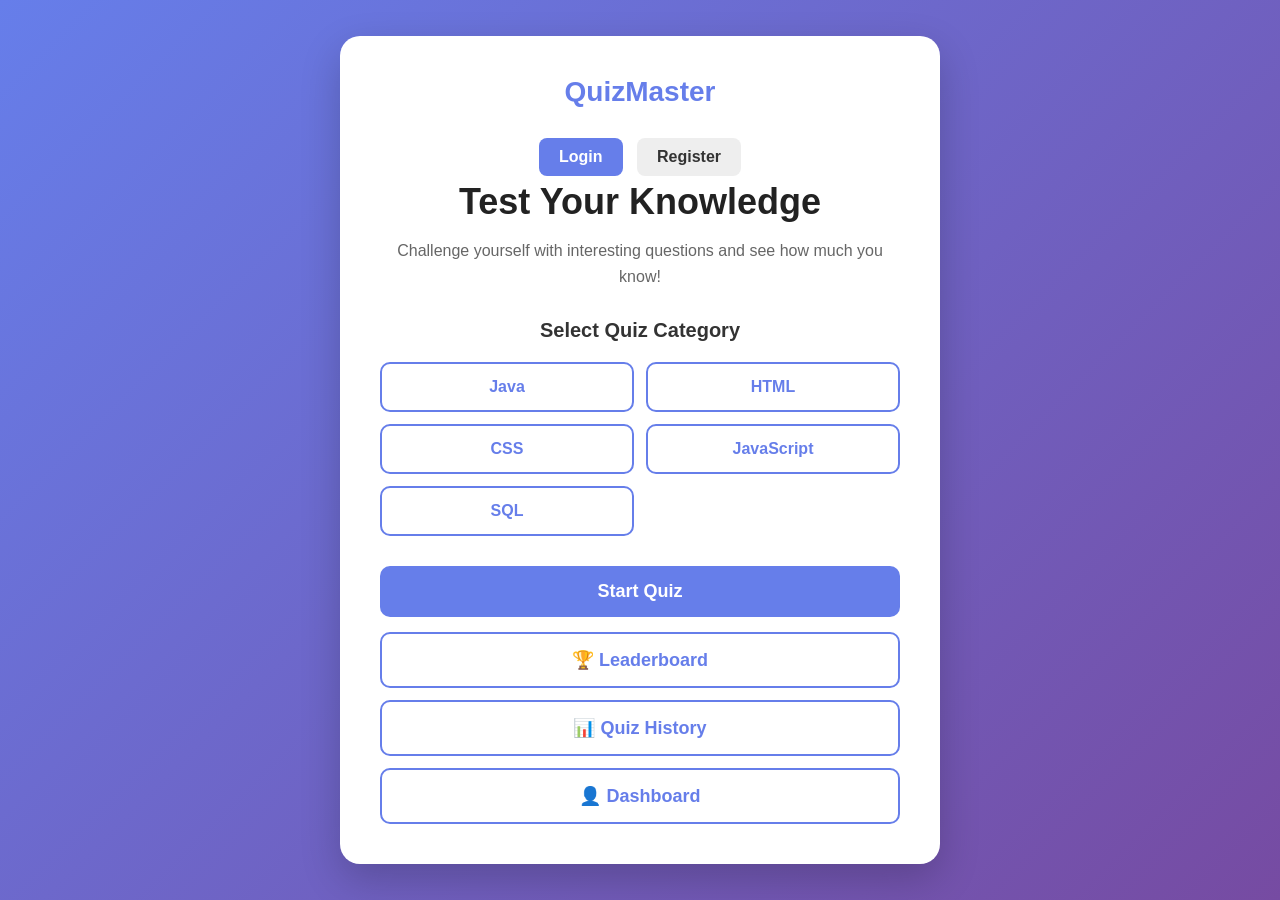
<file: QuizProject/index.html>
<!DOCTYPE html>
<html lang="en">

<head>
    <meta charset="UTF-8">
    <meta name="viewport" content="width=device-width, initial-scale=1.0">
    <title>QuizMaster - Online Quiz</title>

    <link rel="stylesheet" href="css/style.css">
</head>

<body>

    <div class="container">

        <div class="quiz-card">

            <div class="logo">
                QuizMaster
            </div>
            <a href="login.html" class="login-btn">
                Login
            </a>

            <a href="register.html" class="register-btn">
                Register
            </a>

            <h1>Test Your Knowledge</h1>

            <p class="description">
                Challenge yourself with interesting questions
                and see how much you know!
            </p>

            <h2>Select Quiz Category</h2>

            <div class="categories">

                <button class="category" data-category="Java">
                    Java
                </button>

                <button class="category" data-category="HTML">
                    HTML
                </button>

                <button class="category" data-category="CSS">
                    CSS
                </button>

                <button class="category" data-category="JavaScript">
                    JavaScript
                </button>

                <button class="category" data-category="SQL">
                    SQL
                </button>

            </div>

            <p id="message"></p>

            <button class="start-btn" id="startQuiz">
                Start Quiz
            </button>
            <button id="leaderboardBtn">🏆 Leaderboard</button>
            <button id="historyBtn">📊 Quiz History</button>
            <button id="dashboardBtn">👤 Dashboard</button>

        </div>

    </div>

    <script src="js/index.js"></script>

</body>

</html>
</file>
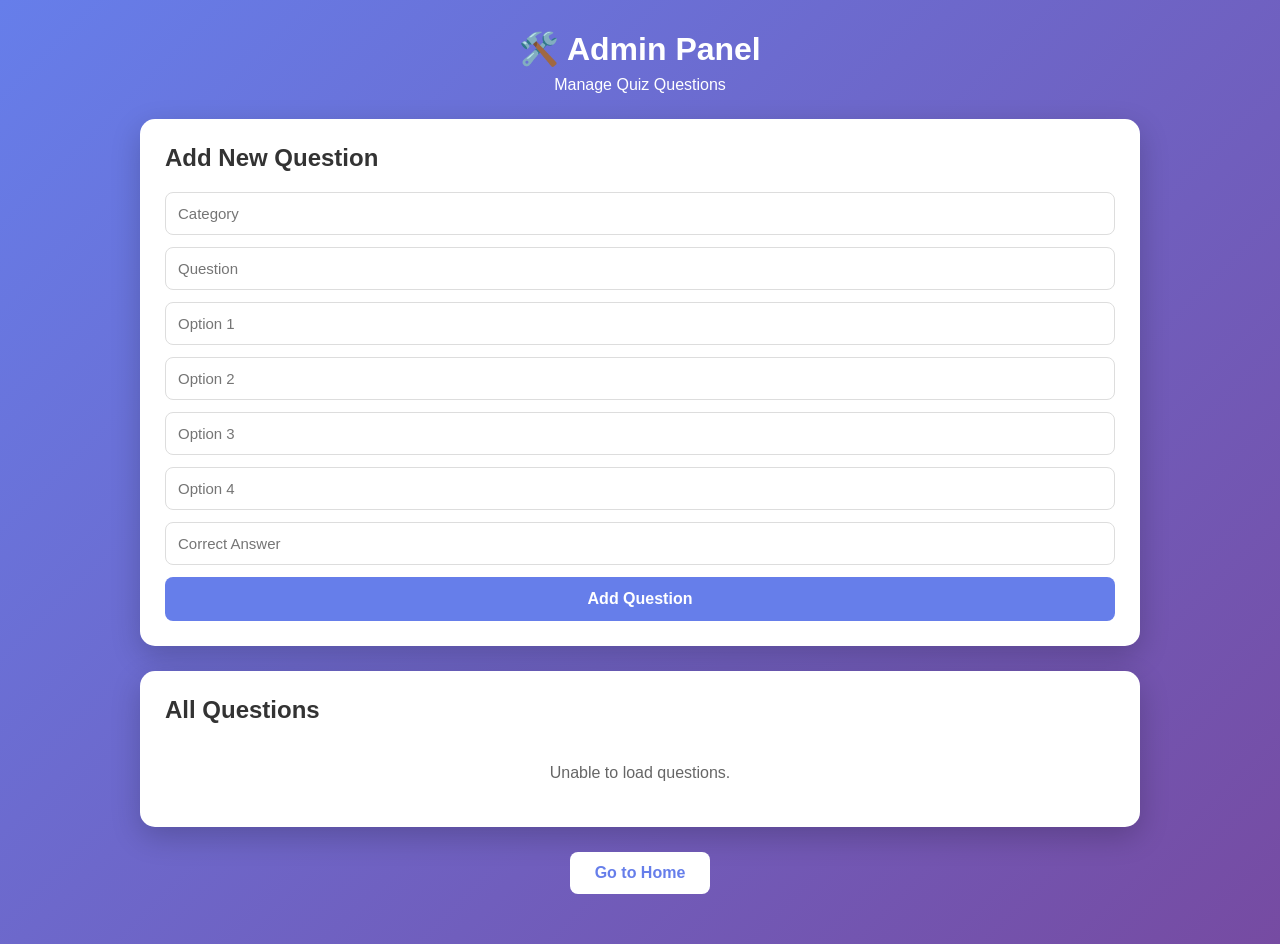
<file: QuizProject/admin.html>
<!DOCTYPE html>
<html lang="en">
<head>
    <meta charset="UTF-8">
    <meta name="viewport" content="width=device-width, initial-scale=1.0">
    <title>QuizMaster - Admin Panel</title>
    <link rel="stylesheet" href="css/admin.css">
</head>
<body>

    <div class="admin-container">

        <div class="admin-header">
            <h1>🛠️ Admin Panel</h1>
            <p>Manage Quiz Questions</p>
        </div>

        <div class="admin-card">

            <h2>Add New Question</h2>

            <input type="text" id="category" placeholder="Category">

            <input type="text" id="question" placeholder="Question">

            <input type="text" id="option1" placeholder="Option 1">

            <input type="text" id="option2" placeholder="Option 2">

            <input type="text" id="option3" placeholder="Option 3">

            <input type="text" id="option4" placeholder="Option 4">

            <input type="text" id="answer" placeholder="Correct Answer">

            <button id="addQuestion">Add Question</button>

        </div>

        <div class="admin-card">

            <h2>All Questions</h2>

            <div id="questionsContainer">
                <p>Loading questions...</p>
            </div>

        </div>

        <button id="goHome">Go to Home</button>

    </div>

    <script src="js/admin.js"></script>

</body>
</html>
</file>
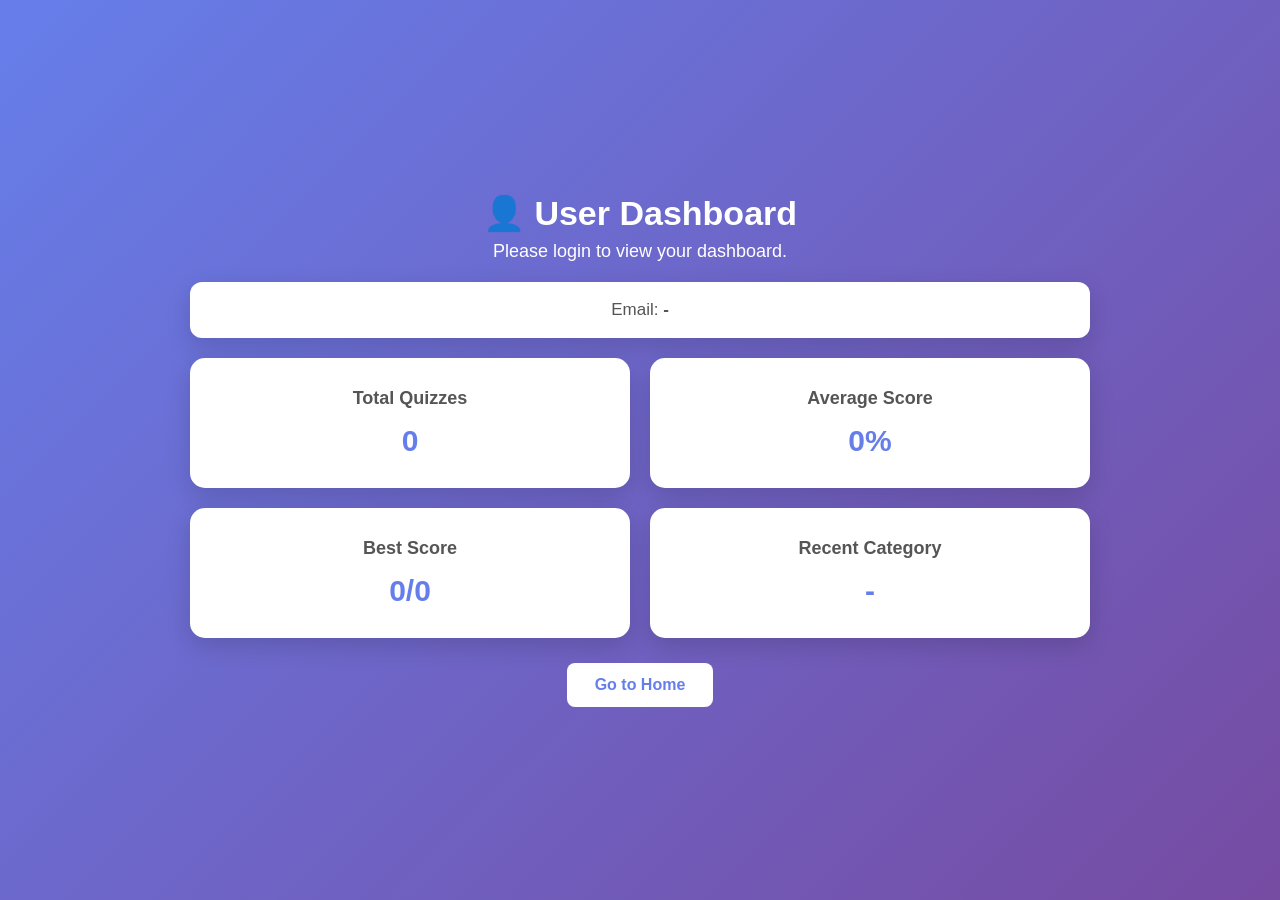
<file: QuizProject/dashboard.html>
<!DOCTYPE html>
<html lang="en">
<head>
    <meta charset="UTF-8">
    <meta name="viewport" content="width=device-width, initial-scale=1.0">
    <title>QuizMaster - Dashboard</title>
    <link rel="stylesheet" href="css/dashboard.css">
</head>
<body>

    <div class="dashboard-container">

        <div class="dashboard-header">
            <h1>👤 User Dashboard</h1>
            <p id="welcomeMessage">Welcome!</p>
        </div>

        <div class="user-info">
            <p>Email: <strong id="userEmail">Loading...</strong></p>
        </div>

        <div class="stats-container">

            <div class="stat-card">
                <h3>Total Quizzes</h3>
                <p id="totalQuizzes">0</p>
            </div>

            <div class="stat-card">
                <h3>Average Score</h3>
                <p id="averageScore">0%</p>
            </div>

            <div class="stat-card">
                <h3>Best Score</h3>
                <p id="bestScore">0/0</p>
            </div>

            <div class="stat-card">
                <h3>Recent Category</h3>
                <p id="recentCategory">-</p>
            </div>

        </div>

        <button id="goHome">Go to Home</button>

    </div>

    <script src="js/dashboard.js"></script>

</body>
</html>
</file>
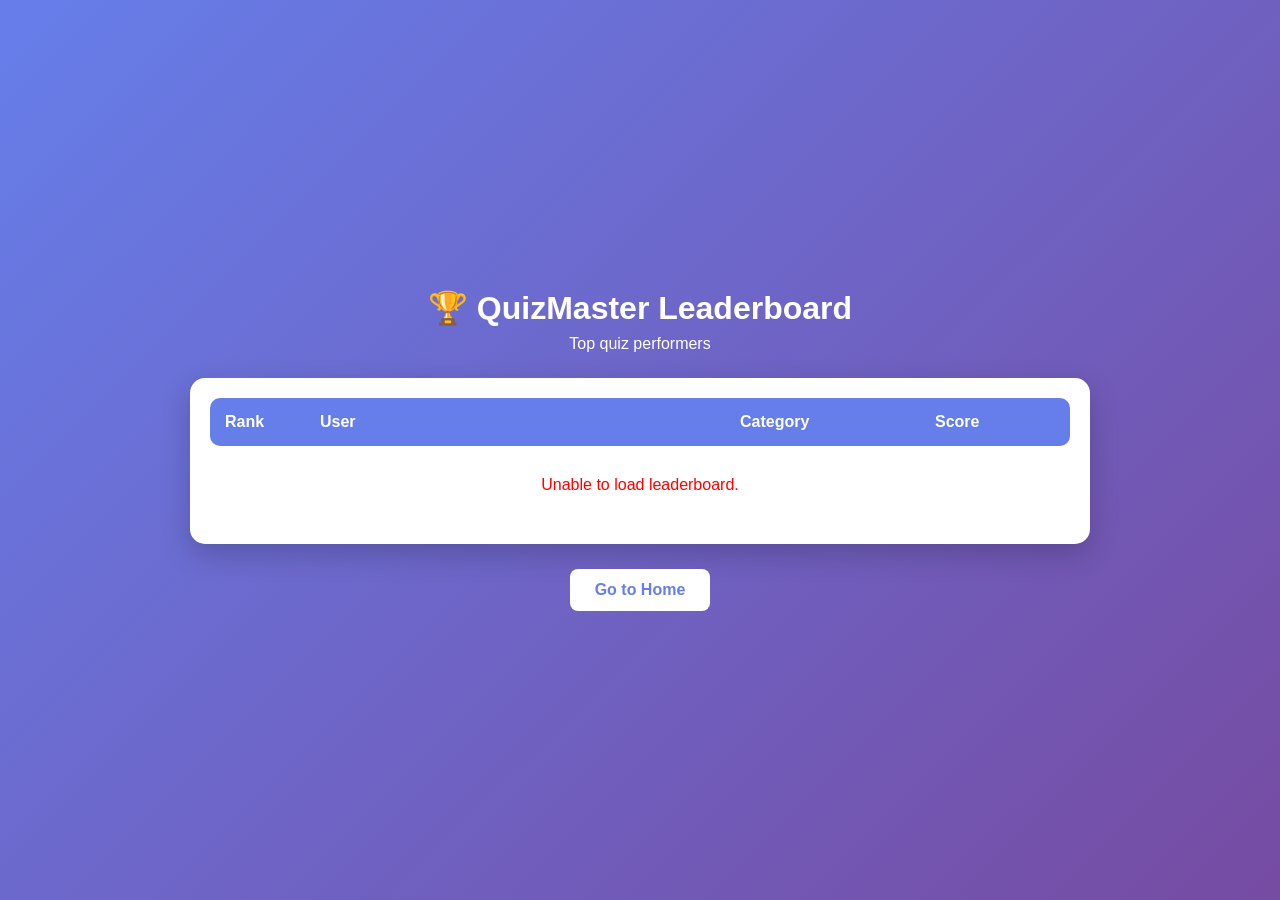
<file: QuizProject/leaderboard.html>
<!DOCTYPE html>
<html lang="en">
<head>
    <meta charset="UTF-8">
    <meta name="viewport" content="width=device-width, initial-scale=1.0">
    <title>QuizMaster - Leaderboard</title>
    <link rel="stylesheet" href="css/leaderboard.css">
</head>
<body>

    <div class="leaderboard-container">

        <div class="leaderboard-header">
            <h1>🏆 QuizMaster Leaderboard</h1>
            <p>Top quiz performers</p>
        </div>

        <div class="leaderboard-card">

            <div class="table-header">
                <span>Rank</span>
                <span>User</span>
                <span>Category</span>
                <span>Score</span>
            </div>

            <div id="leaderboardBody">
                <p class="loading">Loading leaderboard...</p>
            </div>

        </div>

        <button id="goHome">Go to Home</button>

    </div>

    <script src="js/leaderboard.js"></script>

</body>
</html>
</file>
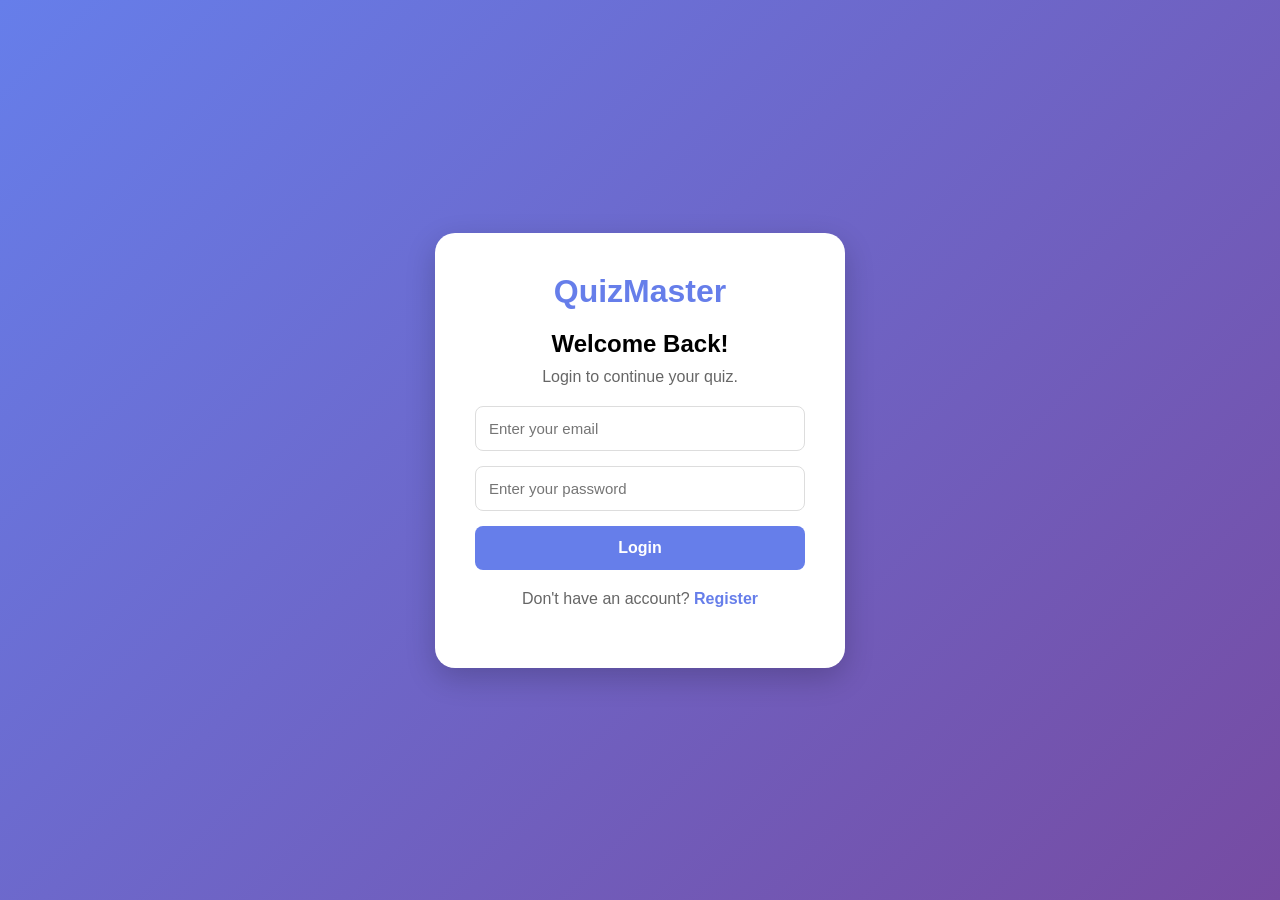
<file: QuizProject/login.html>
<!DOCTYPE html>
<html lang="en">

<head>
    <meta charset="UTF-8">
    <meta name="viewport" content="width=device-width, initial-scale=1.0">

    <title>Login - QuizMaster</title>

    <link rel="stylesheet" href="css/auth.css">
</head>

<body>

    <div class="auth-container">

        <div class="auth-card">

            <h1>QuizMaster</h1>

            <h2>Welcome Back!</h2>

            <p>Login to continue your quiz.</p>

            <form id="loginForm">

                <input
                    type="email"
                    id="loginEmail"
                    placeholder="Enter your email"
                    required
                >

                <input
                    type="password"
                    id="loginPassword"
                    placeholder="Enter your password"
                    required
                >

                <button type="submit">
                    Login
                </button>

            </form>

            <p id="loginMessage"></p>

            <p>
                Don't have an account?
                <a href="register.html">Register</a>
            </p>

        </div>

    </div>

    <script src="js/auth.js"></script>

</body>

</html>
</file>
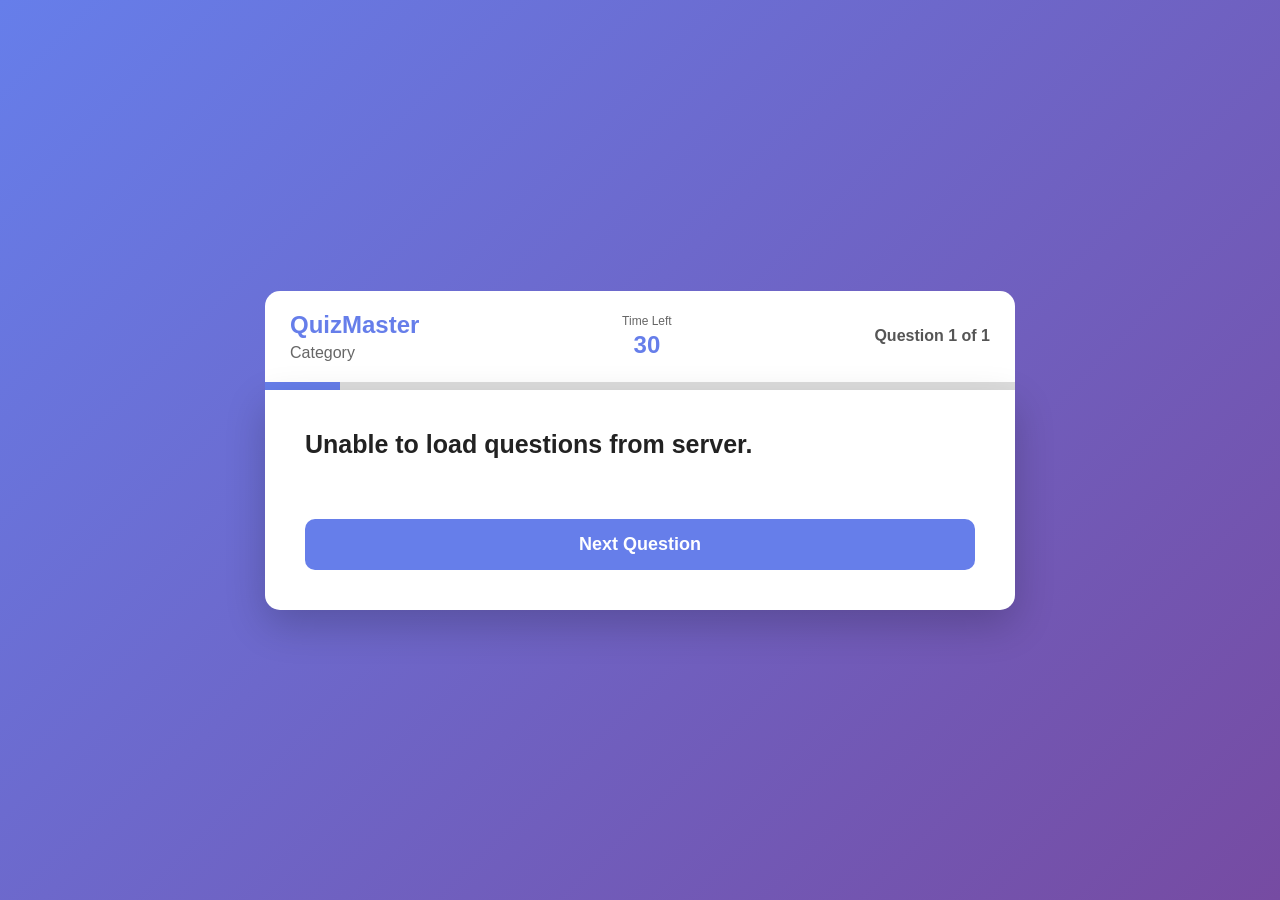
<file: QuizProject/quiz.html>
<!DOCTYPE html>
<html lang="en">

<head>
    <meta charset="UTF-8">
    <meta name="viewport" content="width=device-width, initial-scale=1.0">

    <title>QuizMaster - Quiz</title>

    <link rel="stylesheet" href="css/quiz.css">
</head>

<body>

    <div class="quiz-container">

        <div class="quiz-header">

            <div>
                <h2>QuizMaster</h2>
                <p id="quizCategory">Category</p>
            </div>

            <div class="timer">
                <span>Time Left</span>
                <strong id="timer">30</strong>
            </div>

            <div class="question-count">
                <span id="questionNumber">Question 1 of 1</span>
            </div>

        </div>

        <div class="progress-container">
            <div class="progress-bar" id="progressBar"></div>
        </div>

        <div class="question-card">

            <h1 id="questionText">
                Loading question...
            </h1>

            <div class="options" id="optionsContainer">
            </div>

            <button class="next-btn" id="nextButton">
                Next Question
            </button>

        </div>

    </div>

    <script src="js/quiz.js"></script>

</body>

</html>
</file>
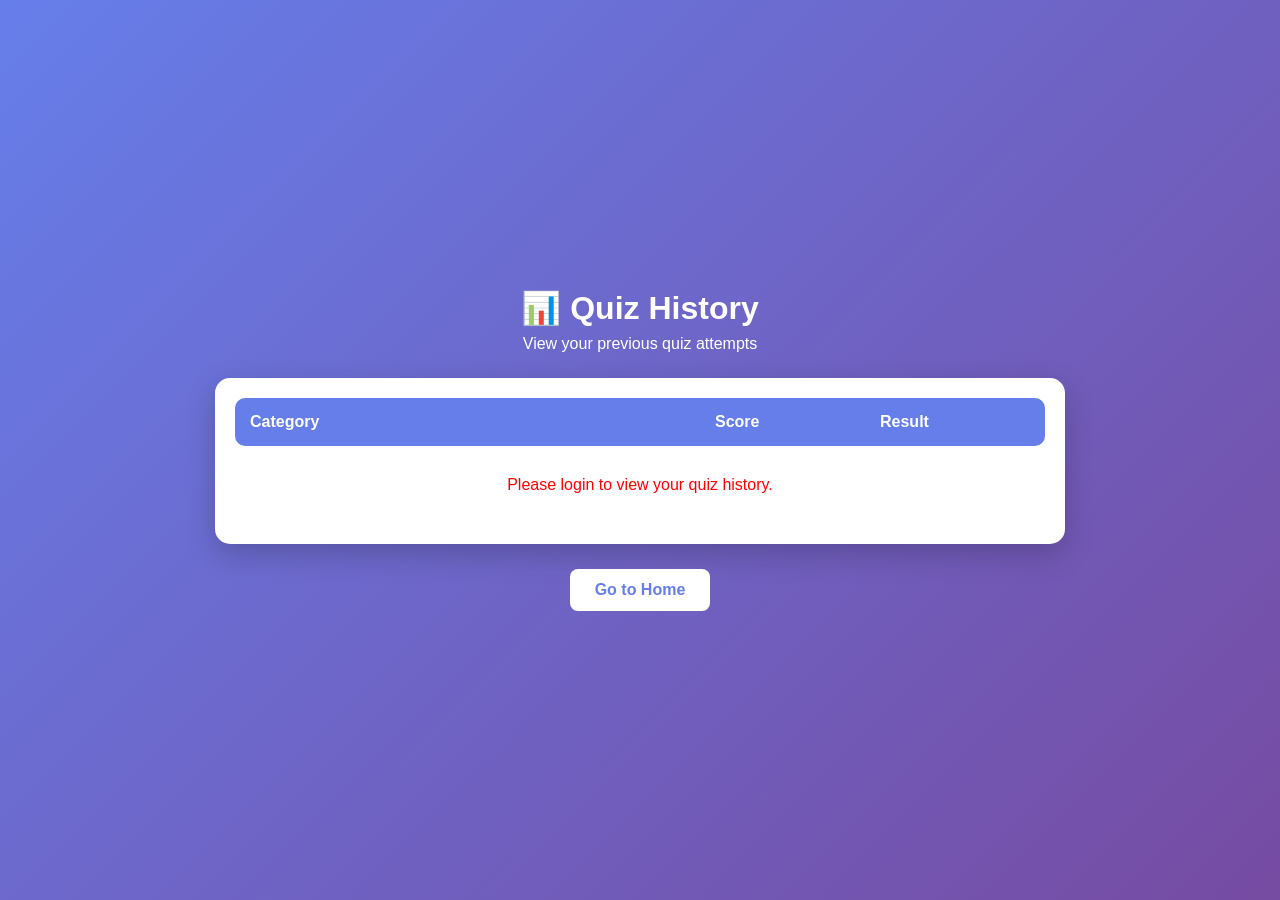
<file: QuizProject/quizhistory.html>
<!DOCTYPE html>
<html lang="en">
<head>
    <meta charset="UTF-8">
    <meta name="viewport" content="width=device-width, initial-scale=1.0">
    <title>QuizMaster - Quiz History</title>
    <link rel="stylesheet" href="css/quizhistory.css">
</head>
<body>

    <div class="history-container">

        <div class="history-header">
            <h1>📊 Quiz History</h1>
            <p>View your previous quiz attempts</p>
        </div>

        <div class="history-card">

            <div class="table-header">
                <span>Category</span>
                <span>Score</span>
                <span>Result</span>
            </div>

            <div id="historyBody">
                <p class="loading">Loading quiz history...</p>
            </div>

        </div>

        <button id="goHome">Go to Home</button>

    </div>

    <script src="js/quizhistory.js"></script>

</body>
</html>
</file>
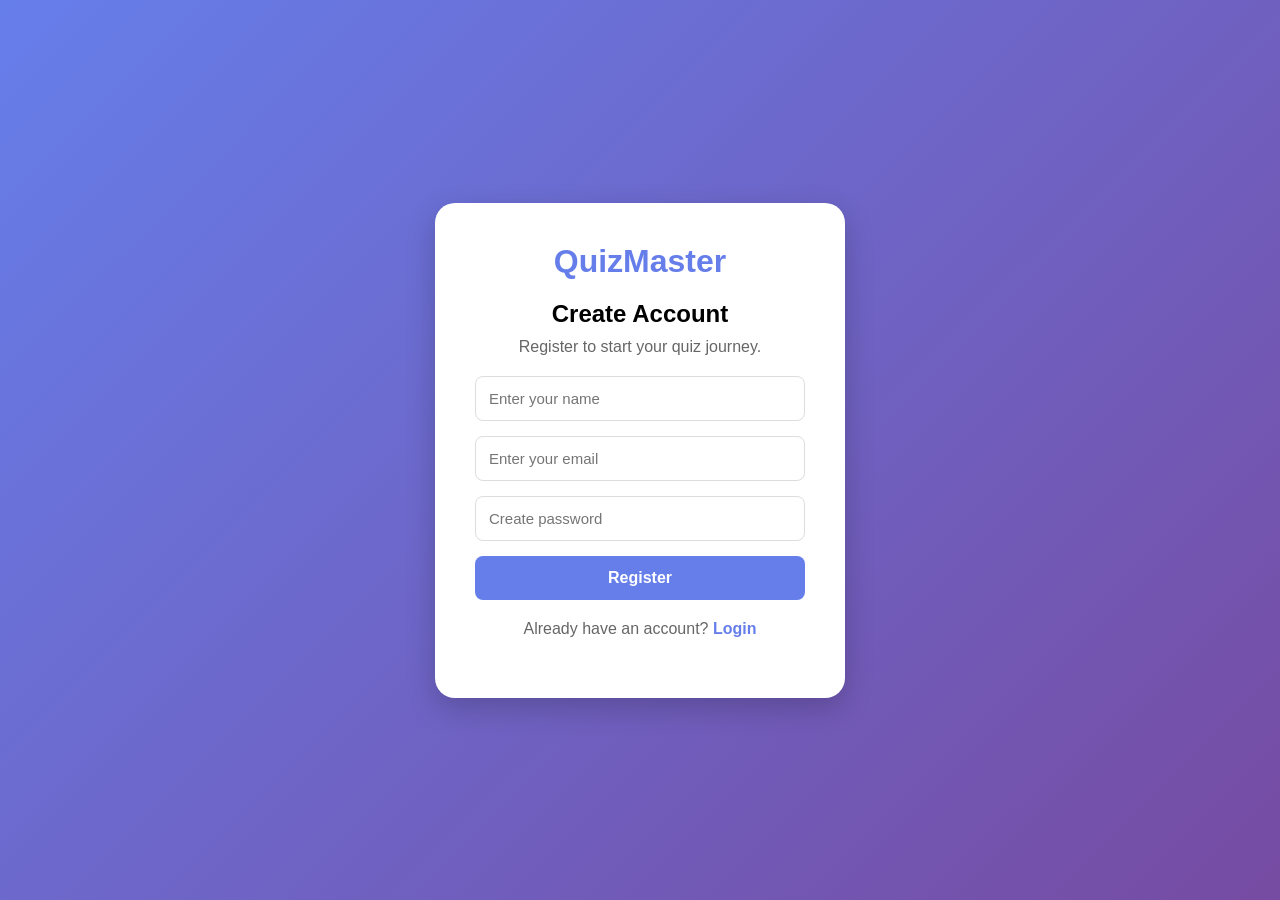
<file: QuizProject/register.html>
<!DOCTYPE html>
<html lang="en">

<head>
    <meta charset="UTF-8">
    <meta name="viewport" content="width=device-width, initial-scale=1.0">

    <title>Register - QuizMaster</title>

    <link rel="stylesheet" href="css/auth.css">
</head>

<body>

    <div class="auth-container">

        <div class="auth-card">

            <h1>QuizMaster</h1>

            <h2>Create Account</h2>

            <p>Register to start your quiz journey.</p>

            <form id="registerForm">

                <input
                    type="text"
                    id="name"
                    placeholder="Enter your name"
                    required
                >

                <input
                    type="email"
                    id="email"
                    placeholder="Enter your email"
                    required
                >

                <input
                    type="password"
                    id="password"
                    placeholder="Create password"
                    required
                >

                <button type="submit">
                    Register
                </button>

            </form>

            <p id="registerMessage"></p>

            <p>
                Already have an account?
                <a href="login.html">Login</a>
            </p>

        </div>

    </div>

    <script src="js/auth.js"></script>

</body>

</html>
</file>
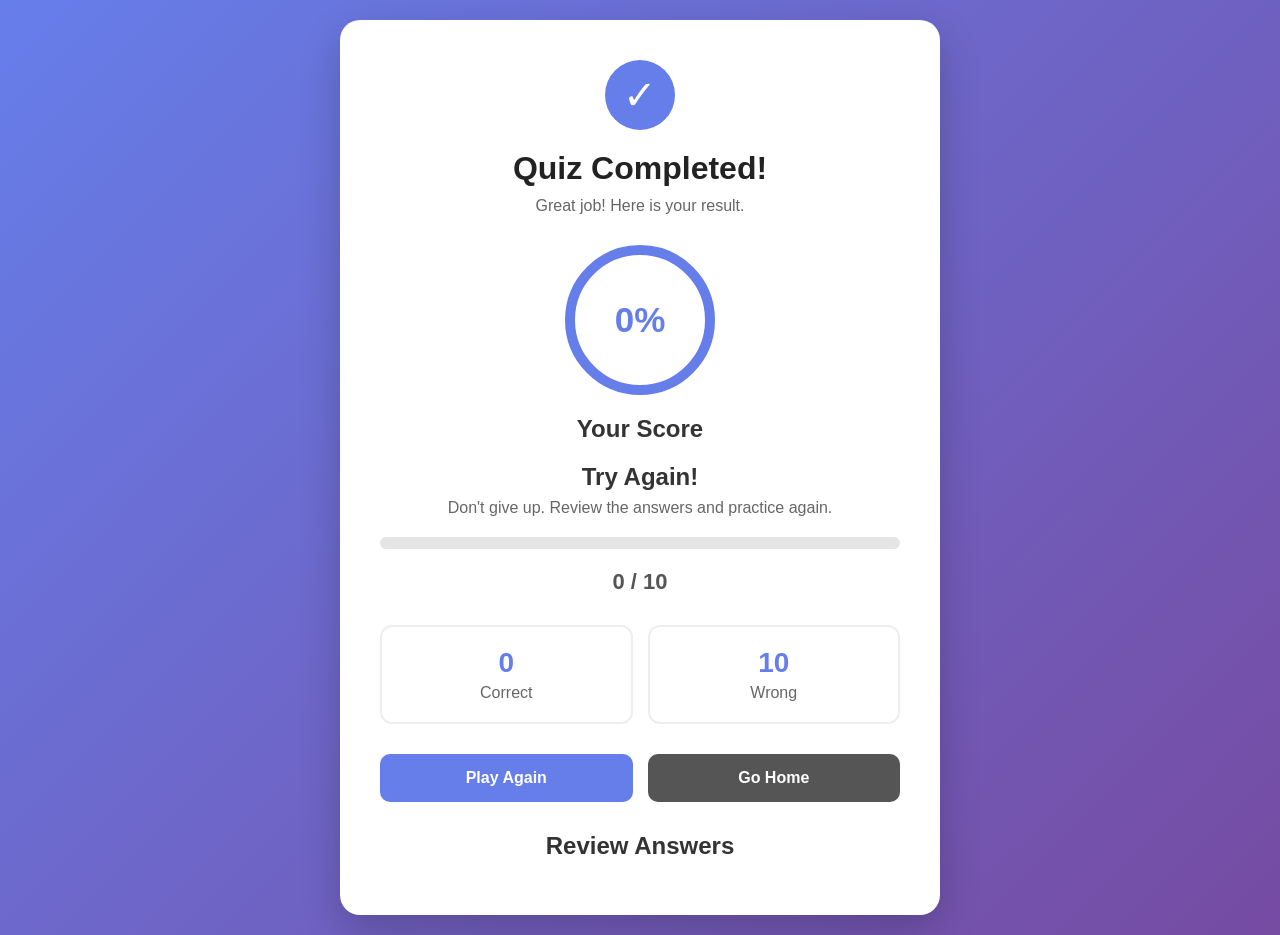
<file: QuizProject/result.html>
<!DOCTYPE html>
<html lang="en">

<head>

    <meta charset="UTF-8">

    <meta name="viewport"
          content="width=device-width, initial-scale=1.0">

    <title>QuizMaster - Result</title>

    <link rel="stylesheet" href="css/result.css">

</head>

<body>

    <div class="result-container">

        <div class="result-card">

            <div class="result-icon">
                ✓
            </div>

            <h1>Quiz Completed!</h1>

            <p class="result-message">
                Great job! Here is your result.
            </p>

            <div class="score-circle">

                <span id="percentage">
                    0%
                </span>

            </div>

            <h2>Your Score</h2>
            <div class="performance">
    <h2 id="performanceTitle">Good Job!</h2>
    <p id="performanceMessage">
        Keep practicing and improve your score!
    </p>
</div>

<div class="score-progress">
    <div id="scoreProgress"></div>
</div>

            <p class="score-text">

                <span id="score">0</span>
                /
                <span id="total">10</span>

            </p>

            <div class="result-details">

                <div class="result-box">

                    <span class="result-number"
                          id="correct">
                        0
                    </span>

                    <span class="result-label">
                        Correct
                    </span>

                </div>


                <div class="result-box">

                    <span class="result-number"
                          id="wrong">
                        0
                    </span>

                    <span class="result-label">
                        Wrong
                    </span>

                </div>

            </div>

            <div class="buttons">

                <button id="playAgain">
                    Play Again
                </button>

                <button id="goHome">
                    Go Home
                </button>

            </div>
        <div class="review-section">
        <h2>Review Answers</h2>
        <div id="reviewContainer"></div>
    </div>

        </div>

    </div>

    <script src="js/result.js"></script>

</body>

</html>
</file>
<file: QuizProject/css/style.css>
* {
    margin: 0;
    padding: 0;
    box-sizing: border-box;
}

body {
    font-family: Arial, sans-serif;
    min-height: 100vh;

    display: flex;
    justify-content: center;
    align-items: center;

    background: linear-gradient(135deg, #667eea, #764ba2);
}

.container {
    width: 100%;
    padding: 20px;
}

.quiz-card {
    max-width: 600px;
    margin: auto;

    background: white;
    padding: 40px;

    border-radius: 20px;

    text-align: center;

    box-shadow: 0 15px 40px rgba(0, 0, 0, 0.2);
}

.logo {
    font-size: 28px;
    font-weight: bold;
    color: #667eea;

    margin-bottom: 25px;
}

h1 {
    font-size: 36px;
    color: #222;

    margin-bottom: 15px;
}

.description {
    color: #666;
    font-size: 16px;
    line-height: 1.6;

    margin-bottom: 30px;
}

h2 {
    font-size: 20px;
    color: #333;

    margin-bottom: 20px;
}

.categories {
    display: grid;

    grid-template-columns: repeat(2, 1fr);

    gap: 12px;

    margin-bottom: 30px;
}

.category {
    padding: 14px;

    border: 2px solid #667eea;

    border-radius: 10px;

    background: white;

    color: #667eea;

    font-size: 16px;
    font-weight: bold;

    cursor: pointer;

    transition: 0.3s;
}

.category:hover {
    background: #667eea;
    color: white;

    transform: translateY(-2px);
}

.start-btn {
    width: 100%;

    padding: 15px;

    border: none;

    border-radius: 10px;

    background: #667eea;

    color: white;

    font-size: 18px;
    font-weight: bold;

    cursor: pointer;

    transition: 0.3s;
}

.start-btn:hover {
    background: #5568d8;

    transform: translateY(-2px);
}
.login-btn,
.register-btn {
    display: inline-block;
    padding: 10px 20px;
    margin: 5px;

    border-radius: 8px;

    text-decoration: none;
    font-weight: bold;
}

.login-btn {
    background: #667eea;
    color: white;
}

.register-btn {
    background: #eee;
    color: #333;
}

@media (max-width: 500px) {

    .quiz-card {
        padding: 30px 20px;
    }

    h1 {
        font-size: 28px;
    }

    .categories {
        grid-template-columns: 1fr;
    }
}
.category.selected {
    background: #667eea;
    color: white;
    transform: translateY(-2px);
}

#message {
    color: #667eea;
    font-weight: bold;
    margin-bottom: 15px;
}
#leaderboardBtn {
    width: 100%;
    padding: 15px;
    margin-top: 15px;
    border: none;
    border-radius: 10px;
    background: #ffffff;
    color: #667eea;
    border: 2px solid #667eea;
    font-size: 18px;
    font-weight: bold;
    cursor: pointer;
    transition: 0.3s;
}

#leaderboardBtn:hover {
    background: #667eea;
    color: white;
    transform: translateY(-2px);
}
#historyBtn {
    width: 100%;
    padding: 15px;
    margin-top: 12px;
    border: 2px solid #667eea;
    border-radius: 10px;
    background: #ffffff;
    color: #667eea;
    font-size: 18px;
    font-weight: bold;
    cursor: pointer;
    transition: 0.3s;
}

#historyBtn:hover {
    background: #667eea;
    color: white;
    transform: translateY(-2px);
}
#dashboardBtn {
    width: 100%;
    padding: 15px;
    margin-top: 12px;
    border: 2px solid #667eea;
    border-radius: 10px;
    background: #ffffff;
    color: #667eea;
    font-size: 18px;
    font-weight: bold;
    cursor: pointer;
    transition: 0.3s;
}

#dashboardBtn:hover {
    background: #667eea;
    color: white;
    transform: translateY(-2px);
}
</file>
<file: QuizProject/css/admin.css>
* {
    margin: 0;
    padding: 0;
    box-sizing: border-box;
}

body {
    font-family: Arial, sans-serif;
    background: linear-gradient(135deg, #667eea, #764ba2);
    min-height: 100vh;
    padding: 30px;
}

.admin-container {
    width: 100%;
    max-width: 1000px;
    margin: auto;
}

.admin-header {
    text-align: center;
    color: white;
    margin-bottom: 25px;
}

.admin-header h1 {
    font-size: 32px;
    margin-bottom: 8px;
}

.admin-header p {
    font-size: 16px;
}

.admin-card {
    background: white;
    border-radius: 15px;
    padding: 25px;
    margin-bottom: 25px;
    box-shadow: 0 10px 30px rgba(0, 0, 0, 0.2);
}

.admin-card h2 {
    color: #333;
    margin-bottom: 20px;
}

.admin-card input {
    width: 100%;
    padding: 12px;
    margin-bottom: 12px;
    border: 1px solid #ddd;
    border-radius: 8px;
    font-size: 15px;
}

.admin-card input:focus {
    outline: none;
    border-color: #667eea;
}

#addQuestion {
    width: 100%;
    padding: 13px;
    border: none;
    border-radius: 8px;
    background: #667eea;
    color: white;
    font-size: 16px;
    font-weight: bold;
    cursor: pointer;
}

#addQuestion:hover {
    background: #5568d8;
}

.question-item {
    border: 1px solid #eee;
    border-radius: 10px;
    padding: 18px;
    margin-bottom: 15px;
}

.question-item h3 {
    color: #667eea;
    margin-bottom: 8px;
}

.question-item p {
    color: #333;
    margin-bottom: 10px;
}

.question-item button {
    padding: 8px 15px;
    border: none;
    border-radius: 6px;
    background: #dc3545;
    color: white;
    cursor: pointer;
}

.question-item button:hover {
    background: #c82333;
}

.loading {
    text-align: center;
    color: #666;
    padding: 20px;
}

#goHome {
    display: block;
    margin: 20px auto;
    padding: 12px 25px;
    border: none;
    border-radius: 8px;
    background: white;
    color: #667eea;
    font-size: 16px;
    font-weight: bold;
    cursor: pointer;
}

#goHome:hover {
    background: #f0f0f0;
}

@media (max-width: 600px) {
    body {
        padding: 15px;
    }

    .admin-header h1 {
        font-size: 25px;
    }

    .admin-card {
        padding: 18px;
    }
}
</file>
<file: QuizProject/css/dashboard.css>
* {
    margin: 0;
    padding: 0;
    box-sizing: border-box;
}

body {
    font-family: Arial, sans-serif;
    background: linear-gradient(135deg, #667eea, #764ba2);
    min-height: 100vh;
    display: flex;
    justify-content: center;
    align-items: center;
    padding: 30px;
}

.dashboard-container {
    width: 100%;
    max-width: 900px;
}

.dashboard-header {
    text-align: center;
    color: white;
    margin-bottom: 20px;
}

.dashboard-header h1 {
    font-size: 34px;
    margin-bottom: 8px;
}

.dashboard-header p {
    font-size: 18px;
}

.user-info {
    background: white;
    padding: 18px 25px;
    border-radius: 12px;
    margin-bottom: 20px;
    text-align: center;
    box-shadow: 0 8px 25px rgba(0, 0, 0, 0.15);
}

.user-info p {
    color: #555;
    font-size: 17px;
}

.stats-container {
    display: grid;
    grid-template-columns: repeat(2, 1fr);
    gap: 20px;
}

.stat-card {
    background: white;
    padding: 30px 20px;
    border-radius: 15px;
    text-align: center;
    box-shadow: 0 8px 25px rgba(0, 0, 0, 0.15);
}

.stat-card h3 {
    color: #555;
    font-size: 18px;
    margin-bottom: 15px;
}

.stat-card p {
    color: #667eea;
    font-size: 30px;
    font-weight: bold;
}

#goHome {
    display: block;
    margin: 25px auto 0;
    padding: 13px 28px;
    border: none;
    border-radius: 8px;
    background: white;
    color: #667eea;
    font-size: 16px;
    font-weight: bold;
    cursor: pointer;
    transition: 0.3s;
}

#goHome:hover {
    background: #f0f0f0;
    transform: translateY(-2px);
}

@media (max-width: 600px) {

    .stats-container {
        grid-template-columns: 1fr;
    }

    .dashboard-header h1 {
        font-size: 27px;
    }

    .stat-card p {
        font-size: 26px;
    }
}
</file>
<file: QuizProject/css/leaderboard.css>
* {
    margin: 0;
    padding: 0;
    box-sizing: border-box;
}

body {
    font-family: Arial, sans-serif;
    background: linear-gradient(135deg, #667eea, #764ba2);
    min-height: 100vh;
    display: flex;
    justify-content: center;
    align-items: center;
    padding: 30px;
}

.leaderboard-container {
    width: 100%;
    max-width: 900px;
}

.leaderboard-header {
    text-align: center;
    color: white;
    margin-bottom: 25px;
}

.leaderboard-header h1 {
    font-size: 32px;
    margin-bottom: 8px;
}

.leaderboard-header p {
    font-size: 16px;
}

.leaderboard-card {
    background: white;
    border-radius: 15px;
    padding: 20px;
    box-shadow: 0 10px 30px rgba(0, 0, 0, 0.2);
    overflow: hidden;
}

.table-header,
.leaderboard-row {
    display: grid;
    grid-template-columns: 80px 1fr 180px 120px;
    align-items: center;
    gap: 15px;
}

.table-header {
    background: #667eea;
    color: white;
    padding: 15px;
    border-radius: 10px;
    font-weight: bold;
}

.leaderboard-row {
    padding: 18px 15px;
    border-bottom: 1px solid #eee;
}

.leaderboard-row:last-child {
    border-bottom: none;
}

.rank {
    font-size: 20px;
    font-weight: bold;
}

.user {
    font-weight: bold;
    color: #333;
}

.category {
    color: #667eea;
    font-weight: bold;
}

.score {
    font-weight: bold;
    color: #28a745;
}

.loading {
    text-align: center;
    padding: 30px;
    color: #666;
}

.error {
    text-align: center;
    padding: 30px;
    color: red;
}

#goHome {
    display: block;
    margin: 25px auto 0;
    padding: 12px 25px;
    border: none;
    border-radius: 8px;
    background: white;
    color: #667eea;
    font-size: 16px;
    font-weight: bold;
    cursor: pointer;
}

#goHome:hover {
    background: #f0f0f0;
}

@media (max-width: 700px) {

    .table-header,
    .leaderboard-row {
        grid-template-columns: 60px 1fr 100px 80px;
        gap: 8px;
        font-size: 13px;
    }

    .leaderboard-header h1 {
        font-size: 25px;
    }
}
</file>
<file: QuizProject/css/auth.css>
* {
    margin: 0;
    padding: 0;
    box-sizing: border-box;
}

body {
    font-family: Arial, sans-serif;
    min-height: 100vh;

    display: flex;
    justify-content: center;
    align-items: center;

    background: linear-gradient(135deg, #667eea, #764ba2);
}

.auth-container {
    width: 100%;
    max-width: 450px;
    padding: 20px;
}

.auth-card {
    background: white;
    padding: 40px;

    border-radius: 20px;

    text-align: center;

    box-shadow: 0 10px 30px rgba(0, 0, 0, 0.2);
}

.auth-card h1 {
    color: #667eea;
    margin-bottom: 20px;
}

.auth-card h2 {
    margin-bottom: 10px;
}

.auth-card > p {
    color: #666;
    margin-bottom: 20px;
}

form {
    display: flex;
    flex-direction: column;
    gap: 15px;
}

input {
    width: 100%;
    padding: 13px;

    border: 1px solid #ddd;
    border-radius: 8px;

    font-size: 15px;
}

input:focus {
    outline: none;
    border-color: #667eea;
}

form button {
    padding: 13px;

    border: none;
    border-radius: 8px;

    background: #667eea;
    color: white;

    font-size: 16px;
    font-weight: bold;

    cursor: pointer;
}

form button:hover {
    background: #5568d9;
}

.auth-card a {
    color: #667eea;
    font-weight: bold;
    text-decoration: none;
}

#registerMessage,
#loginMessage {
    margin-top: 15px;
    font-weight: bold;
}
</file>
<file: QuizProject/css/quiz.css>
* {
    margin: 0;
    padding: 0;
    box-sizing: border-box;
}

body {
    font-family: Arial, sans-serif;
    min-height: 100vh;

    background: linear-gradient(135deg, #667eea, #764ba2);

    display: flex;
    justify-content: center;
    align-items: center;

    padding: 20px;
}

.quiz-container {
    width: 100%;
    max-width: 750px;
}

.quiz-header {
    background: white;

    padding: 20px 25px;

    border-radius: 15px 15px 0 0;

    display: flex;
    justify-content: space-between;
    align-items: center;
}

.quiz-header h2 {
    color: #667eea;
    margin-bottom: 5px;
}

.quiz-header p {
    color: #666;
}

.question-count {
    color: #555;
    font-weight: bold;
}

.progress-container {
    width: 100%;
    height: 8px;

    background: #ddd;
}

.progress-bar {
    width: 10%;
    height: 100%;

    background: #667eea;

    transition: width 0.3s;
}

.question-card {
    background: white;

    padding: 40px;

    border-radius: 0 0 15px 15px;

    box-shadow: 0 15px 40px rgba(0, 0, 0, 0.2);
}

.question-card h1 {
    font-size: 25px;

    color: #222;

    margin-bottom: 30px;
}

.options {
    display: flex;
    flex-direction: column;

    gap: 15px;

    margin-bottom: 30px;
}

.option {
    width: 100%;

    padding: 16px;

    background: white;

    border: 2px solid #ddd;

    border-radius: 10px;

    text-align: left;

    font-size: 16px;

    cursor: pointer;

    transition: 0.3s;
}

.option:hover {
    border-color: #667eea;

    background: #f4f5ff;
}

.option.selected {
    background: #667eea;

    color: white;

    border-color: #667eea;
}

.next-btn {
    width: 100%;

    padding: 15px;

    border: none;

    border-radius: 10px;

    background: #667eea;

    color: white;

    font-size: 18px;

    font-weight: bold;

    cursor: pointer;

    transition: 0.3s;
}

.next-btn:hover {
    background: #5568d8;
}

@media (max-width: 600px) {

    .quiz-header {
        padding: 15px;
    }

    .question-card {
        padding: 25px 20px;
    }

    .question-card h1 {
        font-size: 21px;
    }

    .question-count {
        font-size: 14px;
    }
}
.timer {
    display: flex;

    flex-direction: column;

    align-items: center;

    gap: 3px;
}

.timer span {
    font-size: 12px;

    color: #666;
}

.timer strong {
    font-size: 24px;

    color: #667eea;
}

.timer.warning strong {
    color: #e67e22;
}

.timer.danger strong {
    color: #e74c3c;
}
</file>
<file: QuizProject/css/quizhistory.css>
* {
    margin: 0;
    padding: 0;
    box-sizing: border-box;
}

body {
    font-family: Arial, sans-serif;
    background: linear-gradient(135deg, #667eea, #764ba2);
    min-height: 100vh;
    display: flex;
    justify-content: center;
    align-items: center;
    padding: 30px;
}

.history-container {
    width: 100%;
    max-width: 850px;
}

.history-header {
    text-align: center;
    color: white;
    margin-bottom: 25px;
}

.history-header h1 {
    font-size: 32px;
    margin-bottom: 8px;
}

.history-header p {
    font-size: 16px;
}

.history-card {
    background: white;
    border-radius: 15px;
    padding: 20px;
    box-shadow: 0 10px 30px rgba(0, 0, 0, 0.2);
    overflow: hidden;
}

.table-header,
.history-row {
    display: grid;
    grid-template-columns: 1fr 150px 150px;
    align-items: center;
    gap: 15px;
}

.table-header {
    background: #667eea;
    color: white;
    padding: 15px;
    border-radius: 10px;
    font-weight: bold;
}

.history-row {
    padding: 18px 15px;
    border-bottom: 1px solid #eee;
}

.history-row:last-child {
    border-bottom: none;
}

.category {
    font-weight: bold;
    color: #667eea;
}

.score {
    font-weight: bold;
    color: #333;
}

.result {
    font-weight: bold;
}

.loading {
    text-align: center;
    padding: 30px;
    color: #666;
}

.error {
    text-align: center;
    padding: 30px;
    color: red;
}

#goHome {
    display: block;
    margin: 25px auto 0;
    padding: 12px 25px;
    border: none;
    border-radius: 8px;
    background: white;
    color: #667eea;
    font-size: 16px;
    font-weight: bold;
    cursor: pointer;
}

#goHome:hover {
    background: #f0f0f0;
}

@media (max-width: 600px) {

    .table-header,
    .history-row {
        grid-template-columns: 1fr 90px 90px;
        gap: 8px;
        font-size: 13px;
    }

    .history-header h1 {
        font-size: 25px;
    }
}
</file>
<file: QuizProject/css/result.css>
* {
    margin: 0;
    padding: 0;
    box-sizing: border-box;
}

body {
    font-family: Arial, sans-serif;

    min-height: 100vh;

    background: linear-gradient(135deg, #667eea, #764ba2);

    display: flex;

    justify-content: center;

    align-items: center;

    padding: 20px;
}

.result-container {
    width: 100%;

    max-width: 600px;
}

.result-card {
    background: white;

    padding: 40px;

    border-radius: 20px;

    text-align: center;

    box-shadow:
        0 15px 40px rgba(0, 0, 0, 0.2);
}

.result-icon {
    width: 70px;

    height: 70px;

    margin: 0 auto 20px;

    border-radius: 50%;

    background: #667eea;

    color: white;

    font-size: 40px;

    display: flex;

    justify-content: center;

    align-items: center;
}

.result-card h1 {
    font-size: 32px;

    color: #222;

    margin-bottom: 10px;
}

.result-message {
    color: #666;

    margin-bottom: 30px;
}

.score-circle {
    width: 150px;

    height: 150px;

    margin: 0 auto 20px;

    border-radius: 50%;

    border: 10px solid #667eea;

    display: flex;

    justify-content: center;

    align-items: center;
}

.score-circle span {
    font-size: 35px;

    font-weight: bold;

    color: #667eea;
}

.result-card h2 {
    color: #333;

    margin-bottom: 10px;
}

.score-text {
    font-size: 22px;

    font-weight: bold;

    color: #555;

    margin-bottom: 30px;
}

.result-details {
    display: grid;

    grid-template-columns: 1fr 1fr;

    gap: 15px;

    margin-bottom: 30px;
}

.result-box {
    padding: 20px;

    border: 2px solid #eee;

    border-radius: 12px;
}

.result-number {
    display: block;

    font-size: 28px;

    font-weight: bold;

    color: #667eea;

    margin-bottom: 5px;
}

.result-label {
    color: #666;
}

.buttons {
    display: flex;

    gap: 15px;
}

.buttons button {
    flex: 1;

    padding: 15px;

    border: none;

    border-radius: 10px;

    background: #667eea;

    color: white;

    font-size: 16px;

    font-weight: bold;

    cursor: pointer;

    transition: 0.3s;
}

.buttons button:hover {
    background: #5568d8;

    transform: translateY(-2px);
}

#goHome {
    background: #555;
}

#goHome:hover {
    background: #444;
}
.review-section {
    margin-top: 30px;
    text-align: left;
}

.review-section h2 {
    margin-bottom: 15px;
    text-align: center;
}

.review-card {
    background: #f8f9ff;
    padding: 18px;
    margin-bottom: 15px;
    border-radius: 12px;
    border-left: 5px solid #667eea;
}

.review-card h3 {
    margin-bottom: 10px;
}

.review-question {
    font-weight: bold;
    margin-bottom: 10px;
}

.correct-answer {
    color: #27ae60;
    font-weight: bold;
}

.wrong-answer {
    color: #e74c3c;
    font-weight: bold;
}
.performance {
    margin: 20px 0;
}

.performance h2 {
    margin-bottom: 8px;
}

.performance p {
    color: #666;
}

.score-progress {
    width: 100%;
    height: 12px;
    background: #e5e5e5;
    border-radius: 10px;
    overflow: hidden;
    margin: 20px 0;
}

#scoreProgress {
    width: 0%;
    height: 100%;
    background: #667eea;
    border-radius: 10px;
    transition: width 1s ease;
}

@media (max-width: 500px) {

    .result-card {
        padding: 30px 20px;
    }

    .result-card h1 {
        font-size: 27px;
    }

    .buttons {
        flex-direction: column;
    }
}
</file>
